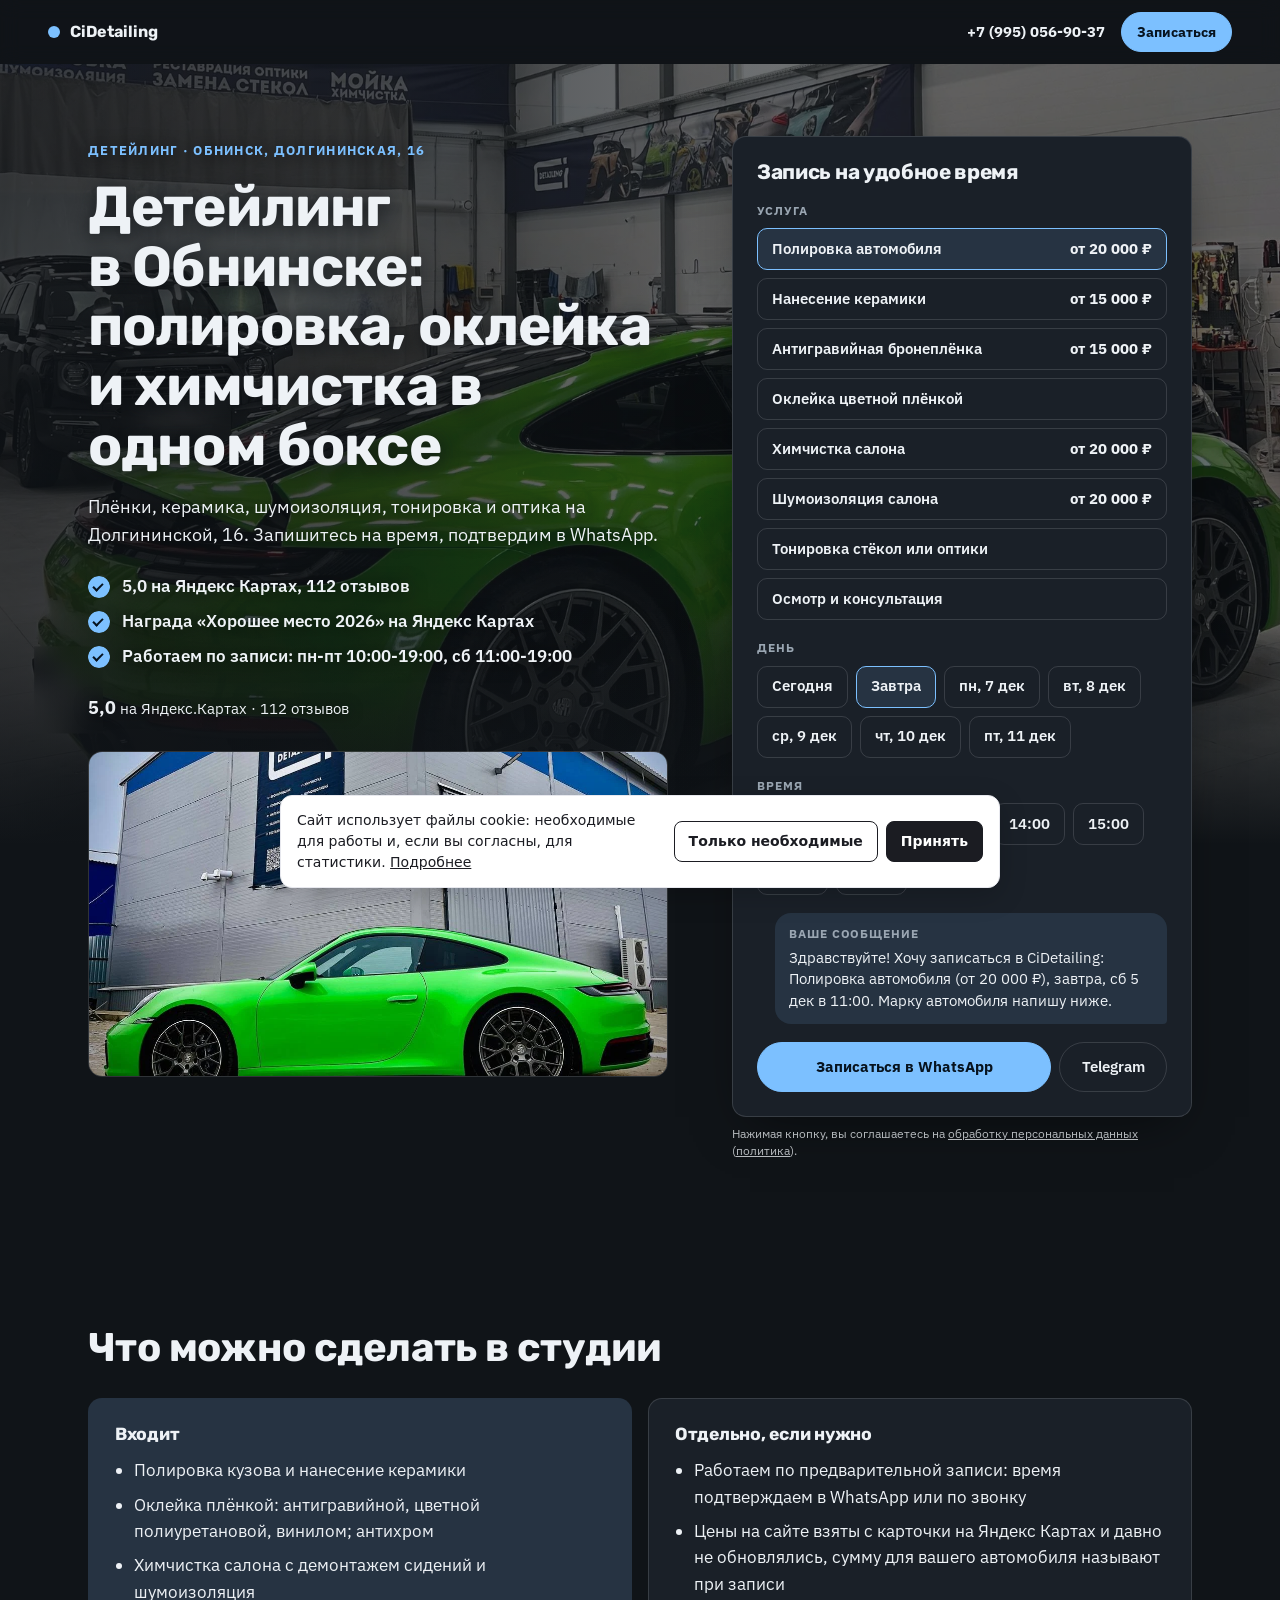
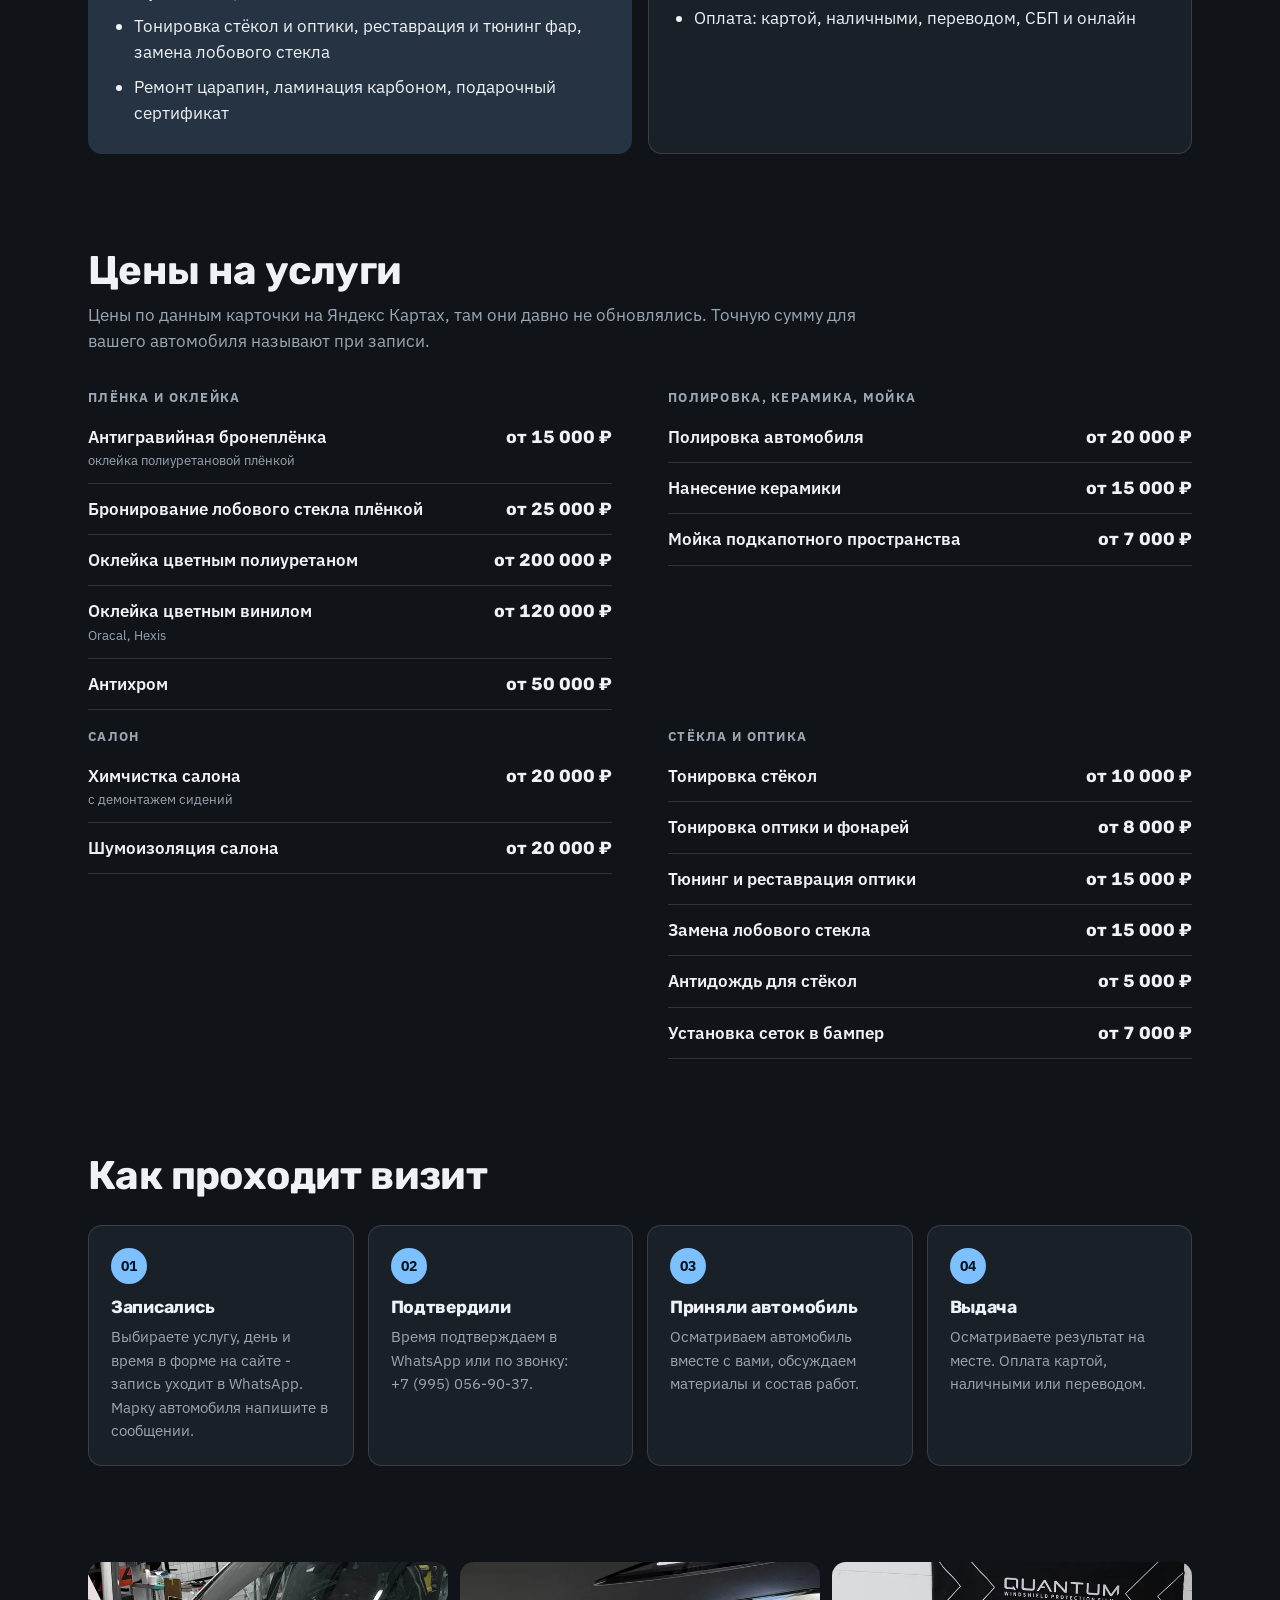
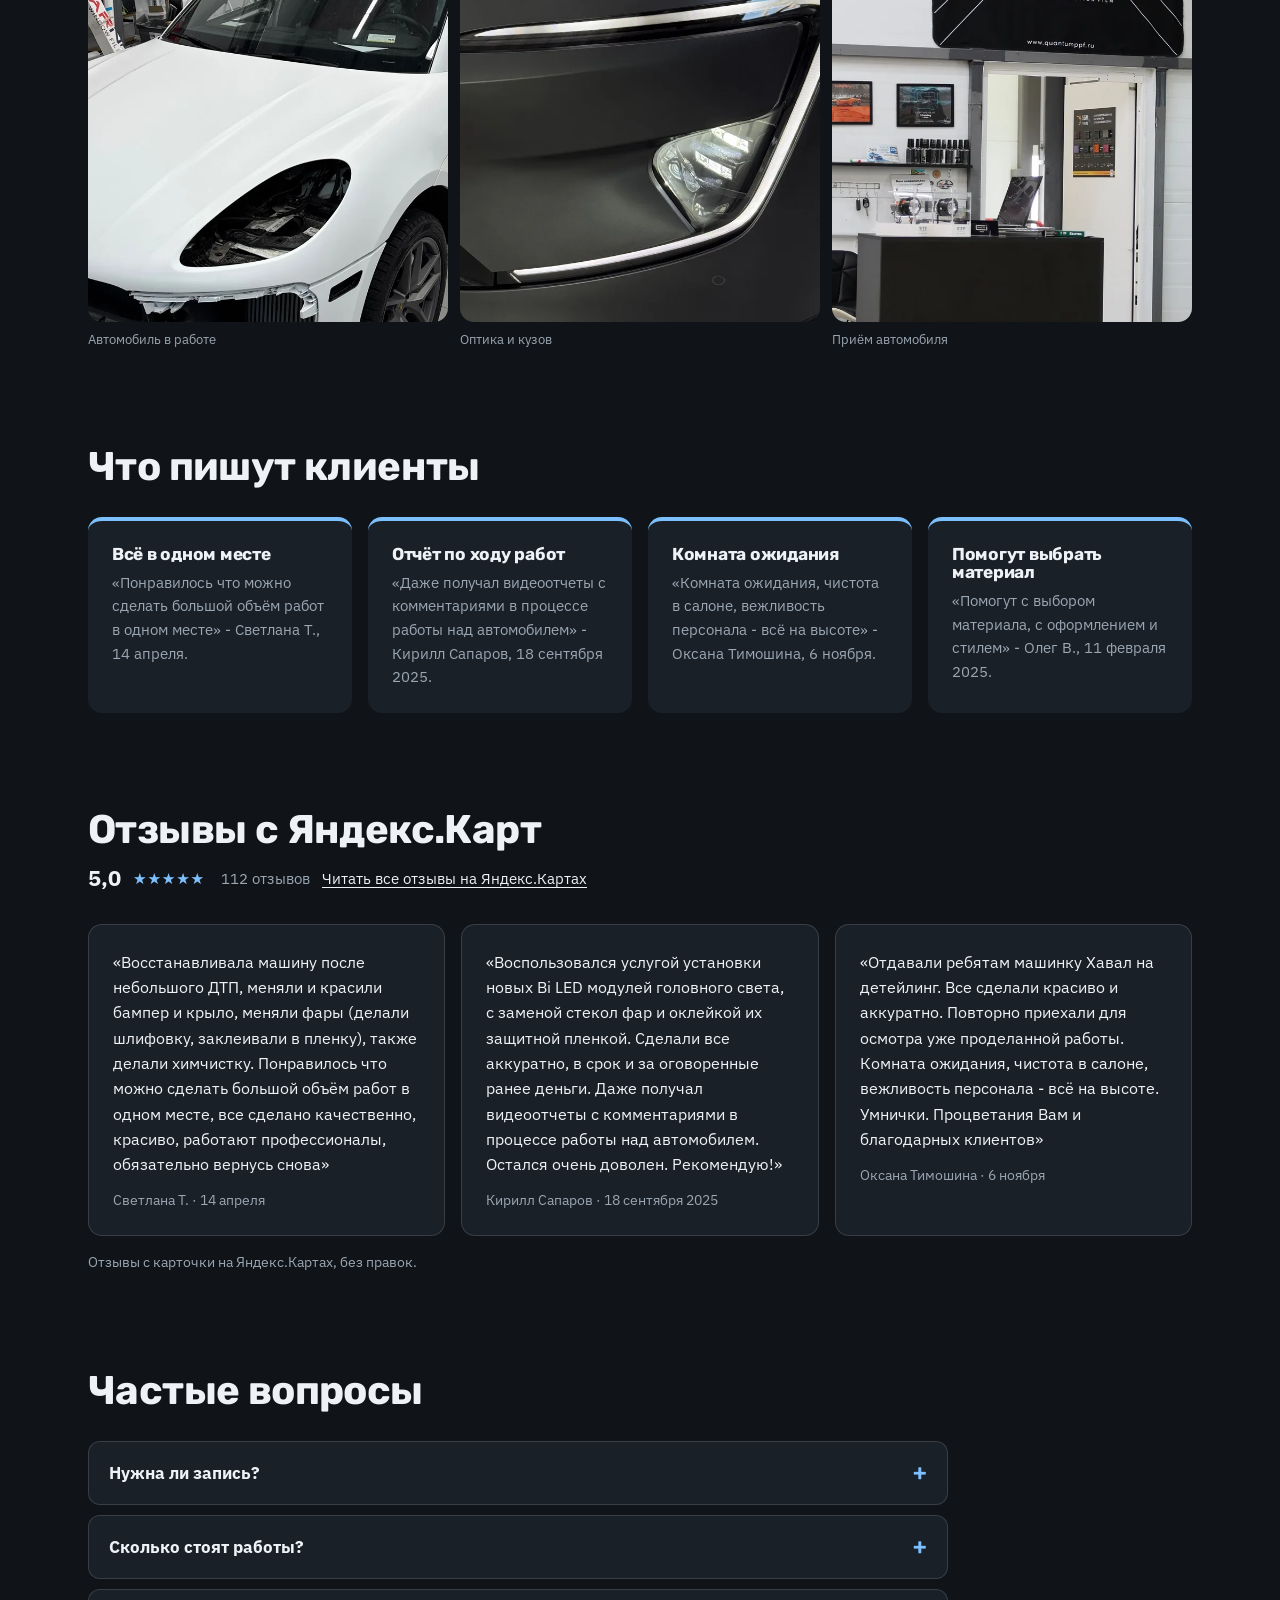
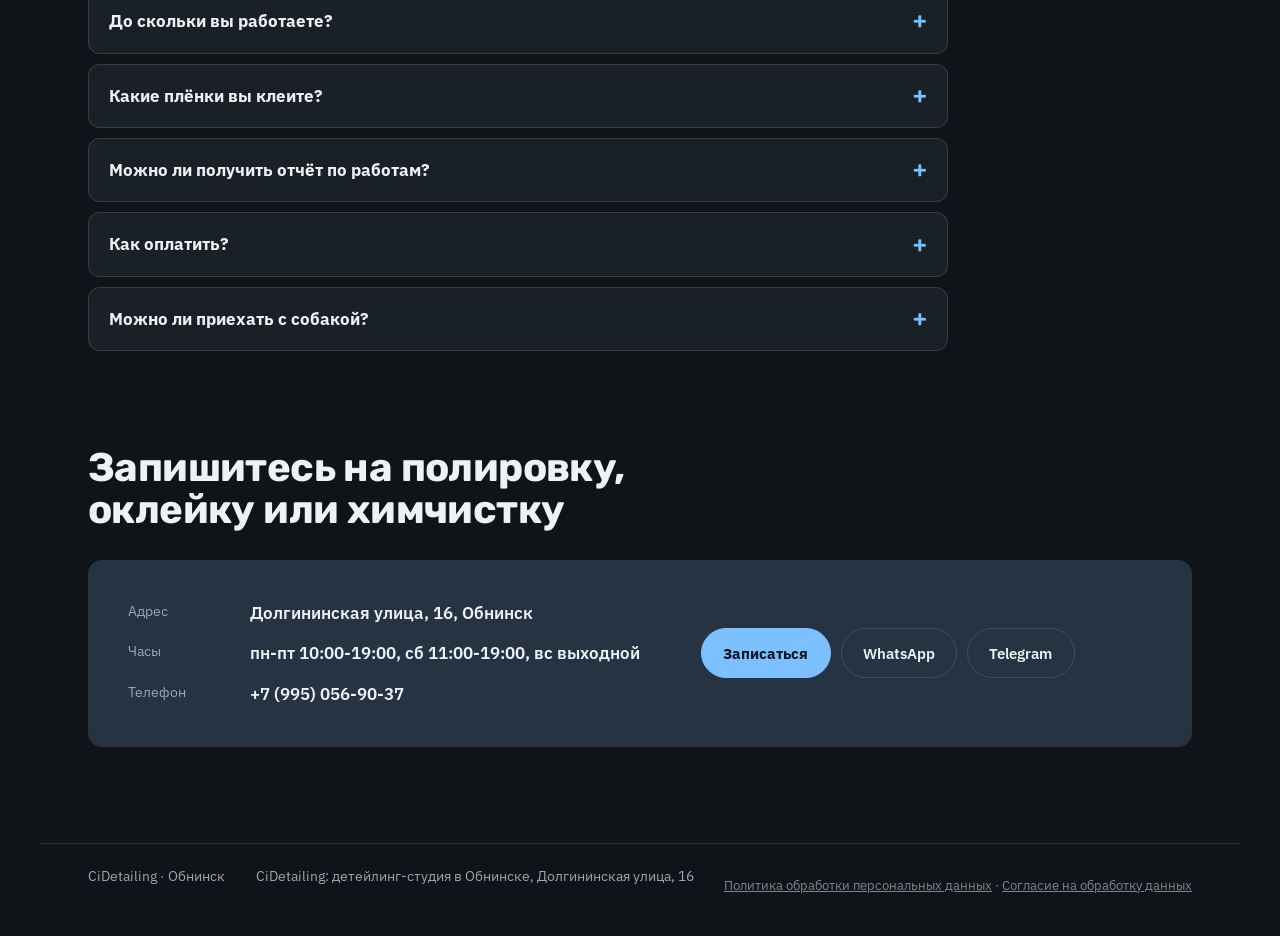
<file: index.html>
<!doctype html>
<html lang="ru">
<head>
<meta charset="utf-8">
<meta name="robots" content="noindex, nofollow" data-publish>
<meta name="viewport" content="width=device-width, initial-scale=1, viewport-fit=cover">
<title>CiDetailing · Детейлинг-студия</title>
<meta name="description" content="Детейлинг-студия в Обнинске, Долгининская улица, 16: полировка, керамика, оклейка плёнкой, химчистка салона, шумоизоляция, тонировка, оптика. 5,0 на Яндекс Картах, 112 отзывов. Запись по времени в WhatsApp или по телефону.">
<meta property="og:type" content="website">
<meta property="og:url" content="https://ajax55sv-cell.github.io/cidetailing-obninsk/">
<meta property="og:title" content="Детейлинг в Обнинске: полировка, оклейка и химчистка в одном боксе">
<meta property="og:description" content="Детейлинг-студия в Обнинске, Долгининская улица, 16: полировка, керамика, оклейка плёнкой, химчистка салона, шумоизоляция, тонировка, оптика. 5,0 на Яндекс Картах, 112 отзывов. Запись по времени в WhatsApp или по телефону.">
<meta property="og:image" content="https://ajax55sv-cell.github.io/cidetailing-obninsk/assets/og.jpg">
<link rel="preload" as="image" href="assets/hero.webp" fetchpriority="high">
<link rel="icon" href="data:image/svg+xml,%3Csvg xmlns=%27http://www.w3.org/2000/svg%27 viewBox=%270 0 32 32%27%3E%3Crect x=%276%27 y=%276%27 width=%2720%27 height=%2720%27 rx=%275%27 fill=%27%237cc0ff%27/%3E%3C/svg%3E">
<link rel="preconnect" href="https://fonts.googleapis.com">
<link rel="preconnect" href="https://fonts.gstatic.com" crossorigin>
<link href="https://fonts.googleapis.com/css2?family=Rubik:wght@600;700&family=IBM+Plex+Sans:wght@400;500;600&display=swap" rel="stylesheet">
<style>
:root { --c-canvas: #101418; --c-surface: #1a2028; --c-ink: #eef2f6; --c-ink-soft: #9aa6b2; --c-accent: #7cc0ff; --c-accent-ink: #07131f; --c-accent-deep: #7cc0ff; --f-display: "Rubik", "Arial", system-ui, sans-serif; --f-text: "IBM Plex Sans", "Segoe UI", system-ui, sans-serif; --h1k: 1; }
</style>
<link rel="stylesheet" href="style-prod.css">
<script type="application/ld+json">{"@context":"https://schema.org","@type":"AutoRepair","name":"CiDetailing","telephone":"+79950569037","openingHoursSpecification":[{"@type":"OpeningHoursSpecification","dayOfWeek":["Monday","Tuesday","Wednesday","Thursday","Friday"],"opens":"10:00","closes":"19:00"},{"@type":"OpeningHoursSpecification","dayOfWeek":"Saturday","opens":"11:00","closes":"19:00"}],"address":{"@type":"PostalAddress","streetAddress":"Долгининская улица, 16","addressLocality":"Обнинск","addressCountry":"RU"},"aggregateRating":{"@type":"AggregateRating","ratingValue":"5.0","ratingCount":"184","reviewCount":"112"},"sameAs":["https://yandex.ru/maps/org/cidetailing/33030828584/"]}</script>
<style>
/* legal-add */
.legal-links{margin-top:10px;font-size:13px;opacity:.8;hyphens:none}
.legal-links a{color:inherit}
.ckn{margin:8px 0 0;font-size:12px;line-height:1.45;opacity:.75;hyphens:none}
.ckn a{color:inherit;text-decoration:underline}
.ckb{position:fixed;left:12px;right:12px;bottom:12px;z-index:9999;max-width:720px;margin:0 auto;padding:14px 16px;background:#fff;color:#1b1c22;border:1px solid #e7e8ee;border-radius:12px;box-shadow:0 8px 28px rgba(0,0,0,.18);font:400 14px/1.5 system-ui,-apple-system,"Segoe UI",Arial,sans-serif;hyphens:none;display:flex;gap:12px;align-items:center;flex-wrap:wrap}
.ckb p{margin:0;flex:1 1 280px}
.ckb a{color:inherit;text-decoration:underline}
.ckb__b{display:flex;gap:8px;flex-wrap:wrap}
.ckb button{font:inherit;font-weight:600;padding:9px 14px;border-radius:8px;border:1px solid #1b1c22;background:#fff;color:#1b1c22;cursor:pointer}
.ckb button[data-v="all"]{background:#1b1c22;color:#fff}
</style>
</head>
<body class="s-prod" id="top" data-wa="79950569037" data-tg="+79950569037" data-max="">
<header class="s-bar" data-s-bar>
  <a class="s-bar__brand" href="#top"><i aria-hidden="true"></i>CiDetailing</a>
  <div class="s-bar__right">
    <a class="s-bar__tel" href="tel:+79950569037">+7 (995) 056-90-37</a>
    <a class="s-btn s-btn--sm" href="#widget">Записаться</a>
  </div>
</header>
<main>
  <section class="s-hero">
    <div class="s-hero__text">
      <p class="s-eyebrow">Детейлинг · Обнинск, Долгининская, 16</p>
      <h1>Детейлинг в Обнинске: полировка, оклейка и химчистка в одном боксе</h1>
      <p class="s-lead">Плёнки, керамика, шумоизоляция, тонировка и оптика на Долгининской, 16. Запишитесь на время, подтвердим в WhatsApp.</p>
      <ul class="s-ticks"><li>5,0 на Яндекс Картах, 112 отзывов</li><li>Награда «Хорошее место 2026» на Яндекс Картах</li><li>Работаем по записи: <span class="nw">пн-пт</span> 10:00-19:00, сб 11:00-19:00</li></ul>
      <p class="s-rating"><b>5,0</b> на Яндекс.Картах · 112 отзывов</p>
      <figure class="s-hero__photo"><img class="" src="assets/fasad.webp" alt="Фасад студии CiDetailing с вывеской и зелёным Porsche у входа" loading="lazy" decoding="async" style="object-position:50% 50%"></figure>
    </div>
    <div class="s-hero__widget" id="widget"><form class="s-widget" data-s-booking data-days="7" data-closed="0" data-slots="11:00,12:00,13:00,14:00,15:00,16:00,17:00" data-message="Здравствуйте! Хочу записаться в CiDetailing: {услуга}, {день} в {время}. Марку автомобиля напишу ниже." onsubmit="return false">
      <h2 class="s-widget__title">Запись на удобное время</h2>
      <fieldset><legend>Услуга</legend>
        <div class="s-chips s-chips--col"><label class="s-chip s-chip--row"><input type="radio" name="svc" value="0" data-name="Полировка автомобиля" data-price="20000" data-from="1" data-min="" checked><span>Полировка автомобиля</span><b>от 20 000 ₽</b></label><label class="s-chip s-chip--row"><input type="radio" name="svc" value="1" data-name="Нанесение керамики" data-price="15000" data-from="1" data-min=""><span>Нанесение керамики</span><b>от 15 000 ₽</b></label><label class="s-chip s-chip--row"><input type="radio" name="svc" value="2" data-name="Антигравийная бронеплёнка" data-price="15000" data-from="1" data-min=""><span>Антигравийная бронеплёнка</span><b>от 15 000 ₽</b></label><label class="s-chip s-chip--row"><input type="radio" name="svc" value="3" data-name="Оклейка цветной плёнкой" data-price="" data-from="" data-min=""><span>Оклейка цветной плёнкой</span><b></b></label><label class="s-chip s-chip--row"><input type="radio" name="svc" value="4" data-name="Химчистка салона" data-price="20000" data-from="1" data-min=""><span>Химчистка салона</span><b>от 20 000 ₽</b></label><label class="s-chip s-chip--row"><input type="radio" name="svc" value="5" data-name="Шумоизоляция салона" data-price="20000" data-from="1" data-min=""><span>Шумоизоляция салона</span><b>от 20 000 ₽</b></label><label class="s-chip s-chip--row"><input type="radio" name="svc" value="6" data-name="Тонировка стёкол или оптики" data-price="" data-from="" data-min=""><span>Тонировка стёкол или оптики</span><b></b></label><label class="s-chip s-chip--row"><input type="radio" name="svc" value="7" data-name="Осмотр и консультация" data-price="" data-from="" data-min=""><span>Осмотр и консультация</span><b></b></label></div>
      </fieldset>
      <fieldset><legend>День</legend><div class="s-chips" data-s-days></div></fieldset>
      <fieldset><legend>Время</legend><div class="s-chips" data-s-times></div></fieldset>
      <div class="s-bubble" aria-live="polite"><span class="s-bubble__label">Ваше сообщение</span><p data-s-bubble></p></div>
      <div class="s-send">
        <a class="s-btn s-btn--wide" data-s-msg="whatsapp" href="https://wa.me/79950569037" target="_blank" rel="noopener">Записаться в WhatsApp</a>
        <a class="s-btn s-btn--ghost" data-s-msg="telegram" href="#">Telegram</a>
      </div>
      <p class="s-send__note" data-s-copied hidden>Текст скопирован - вставьте его в чат.</p>
      
    </form><p class="ckn">Нажимая кнопку, вы соглашаетесь на <a href="soglasie.html">обработку персональных данных</a> (<a href="politika.html">политика</a>).</p></div>
    <figure class="s-hero__bg" aria-hidden="true"><img class="" src="assets/hero.webp" alt="Светлый бокс CiDetailing: зелёный Porsche 911, баннеры студии на стенах" decoding="async" style="object-position:50% 50%" fetchpriority="high"></figure>
  </section>

  <section class="s-section s-reveal">
    <header class="s-section__head"><h2>Что можно сделать в студии</h2></header>
    <div class="s-incl">
      <div><h3>Входит</h3><ul><li>Полировка кузова и нанесение керамики</li><li>Оклейка плёнкой: антигравийной, цветной полиуретановой, винилом; антихром</li><li>Химчистка салона с демонтажем сидений и шумоизоляция</li><li>Тонировка стёкол и оптики, реставрация и тюнинг фар, замена лобового стекла</li><li>Ремонт царапин, ламинация карбоном, подарочный сертификат</li></ul></div>
      <div><h3>Отдельно, если нужно</h3><ul><li>Работаем по предварительной записи: время подтверждаем в WhatsApp или по звонку</li><li>Цены на сайте взяты с карточки на Яндекс Картах и давно не обновлялись, сумму для вашего автомобиля называют при записи</li><li>Оплата: картой, наличными, переводом, СБП и онлайн</li></ul></div>
    </div>
  </section>

  <section class="s-section s-reveal" id="prices">
    <header class="s-section__head"><h2>Цены на услуги</h2><p>Цены по данным карточки на Яндекс Картах, там они давно не обновлялись. Точную сумму для вашего автомобиля называют при записи.</p></header>
    <div class="s-board"><div class="s-board__group">
      <h3 class="s-board__title">Плёнка и оклейка</h3>
      <ul class="s-board__list">
        <li class="s-board__row"><span class="s-board__name">Антигравийная бронеплёнка<em>оклейка полиуретановой плёнкой</em></span><span class="s-board__dots" aria-hidden="true"></span><span class="s-board__price">от 15 000 ₽</span></li>
        <li class="s-board__row"><span class="s-board__name">Бронирование лобового стекла плёнкой</span><span class="s-board__dots" aria-hidden="true"></span><span class="s-board__price">от 25 000 ₽</span></li>
        <li class="s-board__row"><span class="s-board__name">Оклейка цветным полиуретаном</span><span class="s-board__dots" aria-hidden="true"></span><span class="s-board__price">от 200 000 ₽</span></li>
        <li class="s-board__row"><span class="s-board__name">Оклейка цветным винилом<em>Oracal, Hexis</em></span><span class="s-board__dots" aria-hidden="true"></span><span class="s-board__price">от 120 000 ₽</span></li>
        <li class="s-board__row"><span class="s-board__name">Антихром</span><span class="s-board__dots" aria-hidden="true"></span><span class="s-board__price">от 50 000 ₽</span></li>
      </ul>
    </div>
<div class="s-board__group">
      <h3 class="s-board__title">Полировка, керамика, мойка</h3>
      <ul class="s-board__list">
        <li class="s-board__row"><span class="s-board__name">Полировка автомобиля</span><span class="s-board__dots" aria-hidden="true"></span><span class="s-board__price">от 20 000 ₽</span></li>
        <li class="s-board__row"><span class="s-board__name">Нанесение керамики</span><span class="s-board__dots" aria-hidden="true"></span><span class="s-board__price">от 15 000 ₽</span></li>
        <li class="s-board__row"><span class="s-board__name">Мойка подкапотного пространства</span><span class="s-board__dots" aria-hidden="true"></span><span class="s-board__price">от 7 000 ₽</span></li>
      </ul>
    </div>
<div class="s-board__group">
      <h3 class="s-board__title">Салон</h3>
      <ul class="s-board__list">
        <li class="s-board__row"><span class="s-board__name">Химчистка салона<em>с демонтажем сидений</em></span><span class="s-board__dots" aria-hidden="true"></span><span class="s-board__price">от 20 000 ₽</span></li>
        <li class="s-board__row"><span class="s-board__name">Шумоизоляция салона</span><span class="s-board__dots" aria-hidden="true"></span><span class="s-board__price">от 20 000 ₽</span></li>
      </ul>
    </div>
<div class="s-board__group">
      <h3 class="s-board__title">Стёкла и оптика</h3>
      <ul class="s-board__list">
        <li class="s-board__row"><span class="s-board__name">Тонировка стёкол</span><span class="s-board__dots" aria-hidden="true"></span><span class="s-board__price">от 10 000 ₽</span></li>
        <li class="s-board__row"><span class="s-board__name">Тонировка оптики и фонарей</span><span class="s-board__dots" aria-hidden="true"></span><span class="s-board__price">от 8 000 ₽</span></li>
        <li class="s-board__row"><span class="s-board__name">Тюнинг и реставрация оптики</span><span class="s-board__dots" aria-hidden="true"></span><span class="s-board__price">от 15 000 ₽</span></li>
        <li class="s-board__row"><span class="s-board__name">Замена лобового стекла</span><span class="s-board__dots" aria-hidden="true"></span><span class="s-board__price">от 15 000 ₽</span></li>
        <li class="s-board__row"><span class="s-board__name">Антидождь для стёкол</span><span class="s-board__dots" aria-hidden="true"></span><span class="s-board__price">от 5 000 ₽</span></li>
        <li class="s-board__row"><span class="s-board__name">Установка сеток в бампер</span><span class="s-board__dots" aria-hidden="true"></span><span class="s-board__price">от 7 000 ₽</span></li>
      </ul>
    </div></div>
    
  </section>

  <section class="s-section s-reveal">
    <header class="s-section__head"><h2>Как проходит визит</h2></header>
    <ol class="s-steps">
      <li class="s-steps__item"><span class="s-steps__n">01</span><h3>Записались</h3><p>Выбираете услугу, день и время в форме на сайте - запись уходит в WhatsApp. Марку автомобиля напишите в сообщении.</p></li>
      <li class="s-steps__item"><span class="s-steps__n">02</span><h3>Подтвердили</h3><p>Время подтверждаем в WhatsApp или по звонку: +7 (995) 056-90-37.</p></li>
      <li class="s-steps__item"><span class="s-steps__n">03</span><h3>Приняли автомобиль</h3><p>Осматриваем автомобиль вместе с вами, обсуждаем материалы и состав работ.</p></li>
      <li class="s-steps__item"><span class="s-steps__n">04</span><h3>Выдача</h3><p>Осматриваете результат на месте. Оплата картой, наличными или переводом.</p></li>
    </ol>
  </section>

  <section class="s-photos s-reveal" aria-label="Фото"><figure><img class="" src="assets/rabota.webp" alt="Белый матовый Porsche Macan в боксе CiDetailing во время работы" loading="lazy" decoding="async"><figcaption>Автомобиль в работе</figcaption></figure><figure><img class="" src="assets/optika.webp" alt="Фара матового серого автомобиля крупным планом" loading="lazy" decoding="async"><figcaption>Оптика и кузов</figcaption></figure><figure><img class="" src="assets/priem.webp" alt="Стойка приёма автомобилей в боксе CiDetailing, образцы материалов на стенде" loading="lazy" decoding="async"><figcaption>Приём автомобиля</figcaption></figure></section>

  <section class="s-section s-reveal">
    <header class="s-section__head"><h2>Что пишут клиенты</h2></header>
    <ul class="s-promises">
      <li><h3>Всё в одном месте</h3><p>«Понравилось что можно сделать большой объём работ в одном месте» - Светлана Т., 14 апреля.</p></li>
      <li><h3>Отчёт по ходу работ</h3><p>«Даже получал видеоотчеты с комментариями в процессе работы над автомобилем» - Кирилл Сапаров, 18 сентября 2025.</p></li>
      <li><h3>Комната ожидания</h3><p>«Комната ожидания, чистота в салоне, вежливость персонала - всё на высоте» - Оксана Тимошина, 6 ноября.</p></li>
      <li><h3>Помогут выбрать материал</h3><p>«Помогут с выбором материала, с оформлением и стилем» - Олег В., 11 февраля 2025.</p></li>
    </ul>
  </section>

  <section class="s-section s-reveal">
    <header class="s-section__head s-section__head--reviews"><h2>Отзывы с Яндекс.Карт</h2><p class="s-reviews__rating"><span class="s-reviews__num">5,0</span><span class="s-reviews__stars" style="--r: 5" aria-label="рейтинг 5,0 из 5"></span><span class="s-reviews__count">112 отзывов</span><a class="s-reviews__all" href="https://yandex.ru/maps/org/cidetailing/33030828584/" target="_blank" rel="noopener">Читать все отзывы на Яндекс.Картах</a></p></header>
    <ul class="s-reviews">
      <li><blockquote>«Восстанавливала машину после небольшого ДТП, меняли и красили бампер и крыло, меняли фары (делали шлифовку, заклеивали в пленку), также делали химчистку. Понравилось что можно сделать большой объём работ в одном месте, все сделано качественно, красиво, работают профессионалы, обязательно вернусь снова»</blockquote><p class="s-reviews__who">Светлана Т. · 14 апреля</p></li>
      <li><blockquote>«Воспользовался услугой установки новых Bi LED модулей головного света, с заменой стекол фар и оклейкой их защитной пленкой. Сделали все аккуратно, в срок и за оговоренные ранее деньги. Даже получал видеоотчеты с комментариями в процессе работы над автомобилем. Остался очень доволен. Рекомендую!»</blockquote><p class="s-reviews__who">Кирилл Сапаров · 18 сентября 2025</p></li>
      <li><blockquote>«Отдавали ребятам машинку Хавал на детейлинг. Все сделали красиво и аккуратно. Повторно приехали для осмотра уже проделанной работы. Комната ожидания, чистота в салоне, вежливость персонала - всё на высоте. Умнички. Процветания Вам и благодарных клиентов»</blockquote><p class="s-reviews__who">Оксана Тимошина · 6 ноября</p></li>
    </ul>
    <p class="s-note">Отзывы с карточки на Яндекс.Картах, без правок.</p>
  </section>

  <section class="s-section s-reveal">
    <header class="s-section__head"><h2>Частые вопросы</h2></header>
    <div class="s-faq"><details><summary>Нужна ли запись?</summary><p>Да. Клиенты пишут, что студия работает по предварительной записи: выберите день и время в форме на сайте или позвоните +7 (995) 056-90-37.</p></details><details><summary>Сколько стоят работы?</summary><p>В прайсе на сайте цены с карточки на Яндекс Картах, например нанесение керамики от 15 000 ₽, химчистка салона от 20 000 ₽. Карточка давно не обновлялась, точную сумму для вашего автомобиля называют при записи.</p></details><details><summary>До скольки вы работаете?</summary><p><span class="nw">Понедельник-пятница</span> 10:00-19:00, суббота 11:00-19:00, воскресенье выходной. Адрес: Долгининская улица, 16.</p></details><details><summary>Какие плёнки вы клеите?</summary><p>В прайсе: антигравийная бронеплёнка, цветной полиуретан, цветной винил Oracal и Hexis, антихром, бронирование лобового стекла и оптики. Подбор материала обсуждают при записи.</p></details><details><summary>Можно ли получить отчёт по работам?</summary><p>Клиенты пишут про фото- и видеоотчёты по ходу работ, а в описании шумоизоляции на карточке указан <span class="nw">фото-видеоотчёт</span>. Уточните при записи, какой отчёт вам нужен.</p></details><details><summary>Как оплатить?</summary><p>Картой, наличными, электронными деньгами, банковским переводом, через СБП или онлайн. На карточке есть подарочный сертификат.</p></details><details><summary>Можно ли приехать с собакой?</summary><p>На карточке указано, что посещение с животными разрешено.</p></details></div>
  </section>

  <section class="s-section s-final s-reveal" id="contacts">
    <header class="s-section__head"><h2>Запишитесь на полировку, оклейку или химчистку</h2></header>
    <div class="s-contacts">
      <dl>
        <div><dt>Адрес</dt><dd>Долгининская улица, 16, Обнинск</dd></div>
        <div><dt>Часы</dt><dd><span class="nw">пн-пт</span> 10:00-19:00, сб 11:00-19:00, вс выходной</dd></div>
        <div><dt>Телефон</dt><dd><a href="tel:+79950569037">+7 (995) 056-90-37</a></dd></div>
      </dl>
      <div class="s-contacts__actions">
        <a class="s-btn" href="#widget">Записаться</a>
        <a class="s-btn s-btn--ghost" data-s-msg="whatsapp" href="https://wa.me/79950569037" target="_blank" rel="noopener">WhatsApp</a>
        <a class="s-btn s-btn--ghost" data-s-msg="telegram" href="#">Telegram</a>
      </div>
    </div>
  </section>
</main>
<footer class="s-foot"><p>CiDetailing · Обнинск</p><p>CiDetailing: <span class="nw">детейлинг-студия</span> в Обнинске, Долгининская улица, 16</p><p class="legal-links"><a href="politika.html">Политика обработки персональных данных</a> · <a href="soglasie.html">Согласие на обработку данных</a></p></footer>
<nav class="s-dock" aria-label="Быстрая связь"><a class="s-btn" href="#widget">Записаться</a><a class="s-btn s-btn--ghost" href="tel:+79950569037">Позвонить</a></nav>
<script src="style.js" defer></script>
<script>
(function(){var K='cookie-choice';try{if(localStorage.getItem(K))return}catch(e){}
var b=document.createElement('div');b.className='ckb';b.setAttribute('role','dialog');b.setAttribute('aria-label','Файлы cookie');
b.innerHTML='<p>Сайт использует файлы cookie: необходимые для работы и, если вы согласны, для статистики. <a href="politika.html">Подробнее</a></p><div class="ckb__b"><button type="button" data-v="necessary">Только необходимые</button><button type="button" data-v="all">Принять</button></div>';
b.addEventListener('click',function(e){var v=e.target.getAttribute&&e.target.getAttribute('data-v');if(!v)return;try{localStorage.setItem(K,v)}catch(x){}try{document.dispatchEvent(new CustomEvent('cookie-choice',{detail:v}))}catch(x){}b.remove()});
document.body.appendChild(b)})();
</script>
<!-- legal-add -->
</body>
</html>
</file>
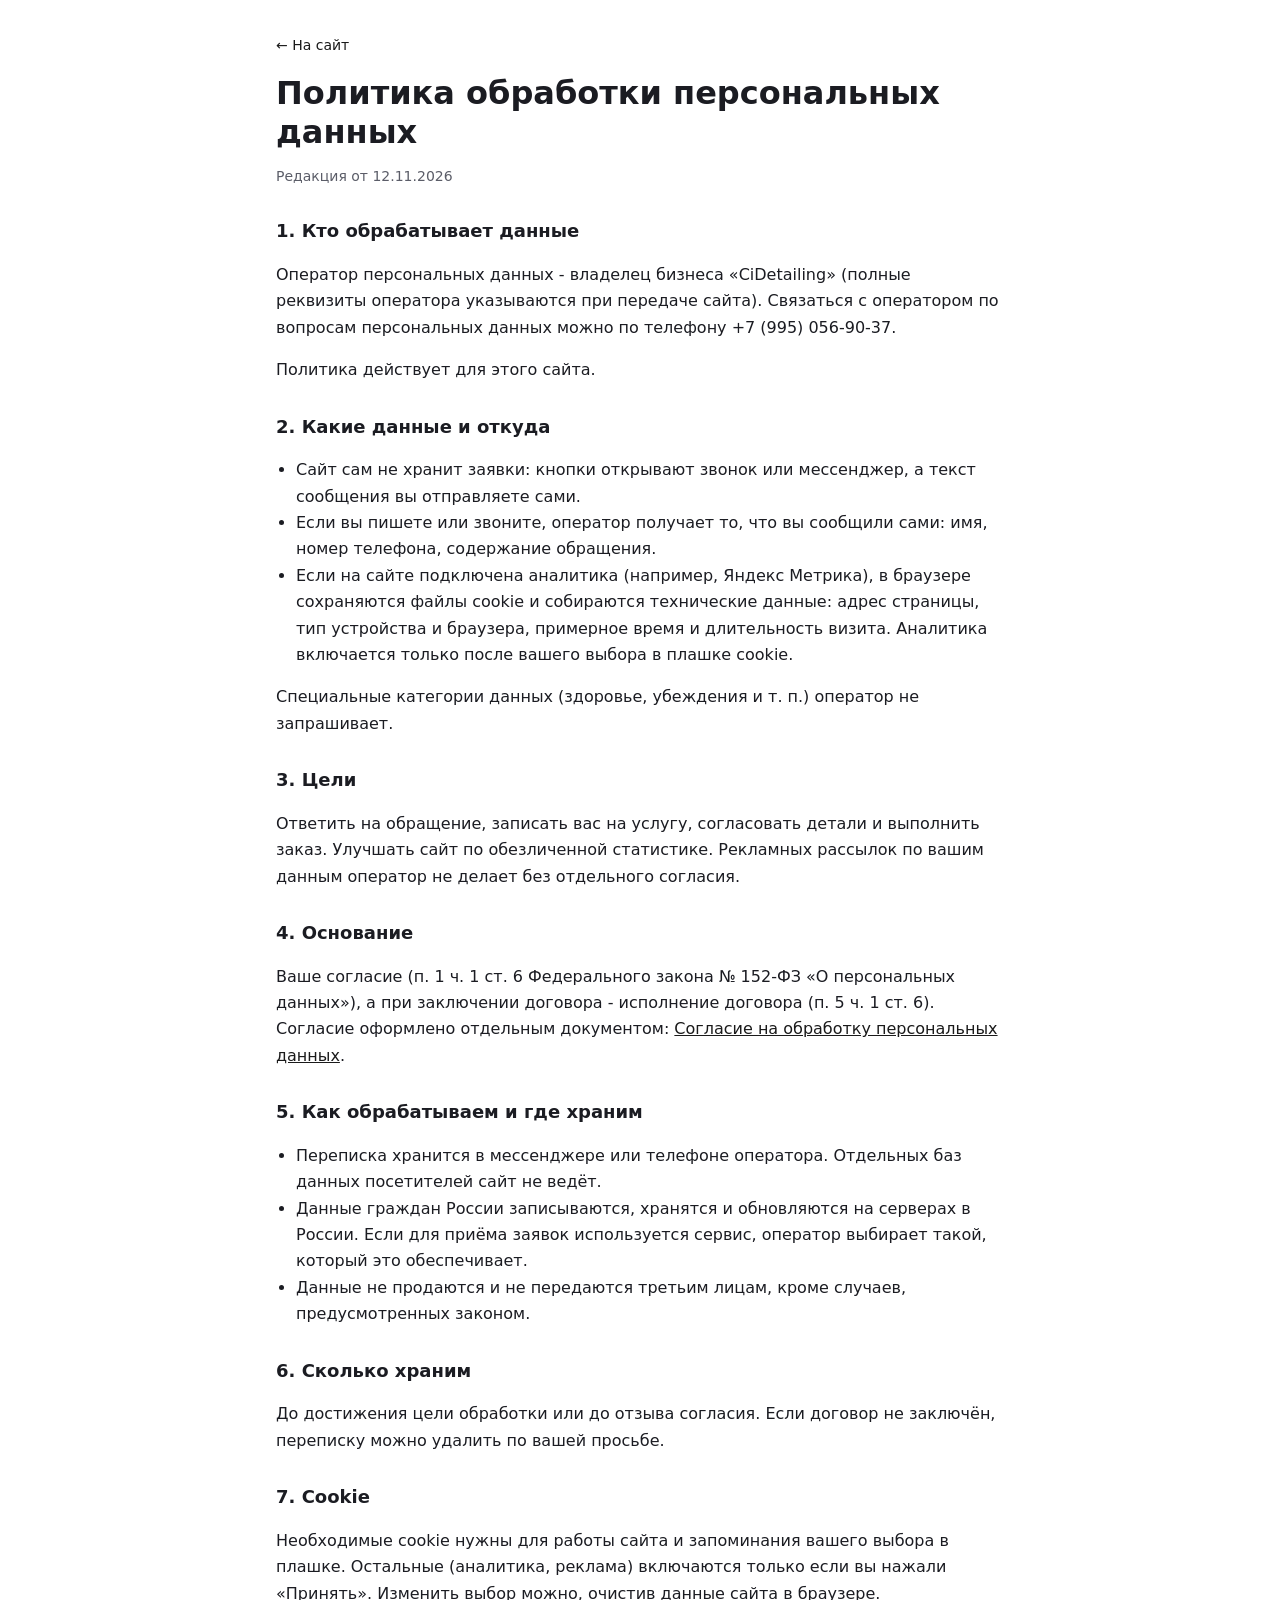
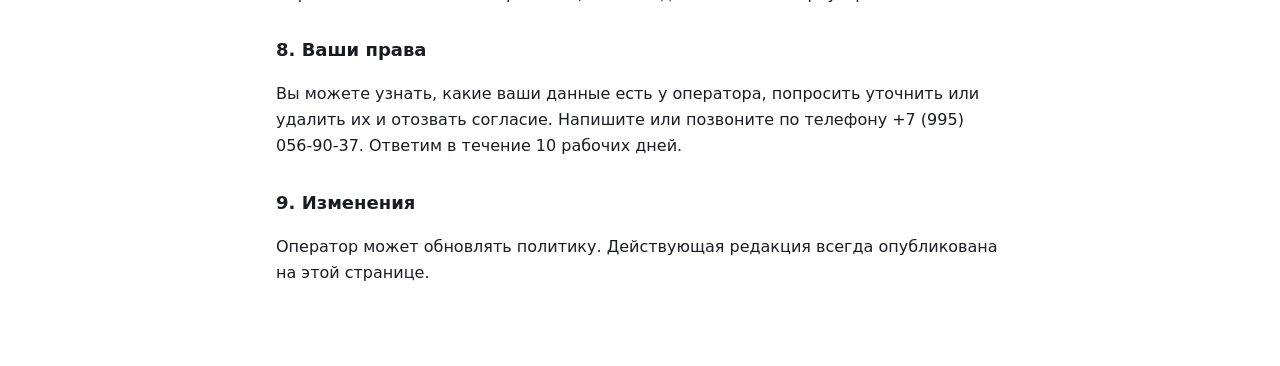
<file: politika.html>
<!doctype html>
<html lang="ru">
<head>
<meta charset="utf-8">
<meta name="viewport" content="width=device-width, initial-scale=1">
<title>Политика обработки персональных данных - CiDetailing</title>
<style>:root{--accent:#1a1a1a;--ink:#1b1c22;--ink-2:#5b5d68;--line:#e7e8ee}
*{box-sizing:border-box}
html,body,h1,h2,p,li{hyphens:none;-webkit-hyphens:none}
body{margin:0;background:#fff;color:var(--ink);font:400 16px/1.65 system-ui,-apple-system,"Segoe UI",Arial,sans-serif}
main{max-width:760px;margin:0 auto;padding:32px 16px 64px}
a{color:var(--accent)}
h1{font-size:clamp(24px,4vw,32px);line-height:1.2;margin:16px 0 6px}
h2{font-size:18px;margin:28px 0 8px}
.muted{color:var(--ink-2);font-size:14px}
.back{font-size:14px;text-decoration:none}
ul{padding-left:20px}</style>
</head>
<body>
<main>
<a class="back" href="./">← На сайт</a>
<h1>Политика обработки персональных данных</h1>
<p class="muted">Редакция от 12.11.2026</p>

<h2>1. Кто обрабатывает данные</h2>
<p>Оператор персональных данных - владелец бизнеса «CiDetailing» (полные реквизиты оператора указываются при передаче сайта). Связаться с оператором по вопросам персональных данных можно по телефону +7 (995) 056-90-37.</p>
<p>Политика действует для этого сайта.</p>

<h2>2. Какие данные и откуда</h2>
<ul>
<li>Сайт сам не хранит заявки: кнопки открывают звонок или мессенджер, а текст сообщения вы отправляете сами.</li>
<li>Если вы пишете или звоните, оператор получает то, что вы сообщили сами: имя, номер телефона, содержание обращения.</li>
<li>Если на сайте подключена аналитика (например, Яндекс Метрика), в браузере сохраняются файлы cookie и собираются технические данные: адрес страницы, тип устройства и браузера, примерное время и длительность визита. Аналитика включается только после вашего выбора в плашке cookie.</li>
</ul>
<p>Специальные категории данных (здоровье, убеждения и т. п.) оператор не запрашивает.</p>

<h2>3. Цели</h2>
<p>Ответить на обращение, записать вас на услугу, согласовать детали и выполнить заказ. Улучшать сайт по обезличенной статистике. Рекламных рассылок по вашим данным оператор не делает без отдельного согласия.</p>

<h2>4. Основание</h2>
<p>Ваше согласие (п. 1 ч. 1 ст. 6 Федерального закона № 152-ФЗ «О персональных данных»), а при заключении договора - исполнение договора (п. 5 ч. 1 ст. 6). Согласие оформлено отдельным документом: <a href="soglasie.html">Согласие на обработку персональных данных</a>.</p>

<h2>5. Как обрабатываем и где храним</h2>
<ul>
<li>Переписка хранится в мессенджере или телефоне оператора. Отдельных баз данных посетителей сайт не ведёт.</li>
<li>Данные граждан России записываются, хранятся и обновляются на серверах в России. Если для приёма заявок используется сервис, оператор выбирает такой, который это обеспечивает.</li>
<li>Данные не продаются и не передаются третьим лицам, кроме случаев, предусмотренных законом.</li>
</ul>

<h2>6. Сколько храним</h2>
<p>До достижения цели обработки или до отзыва согласия. Если договор не заключён, переписку можно удалить по вашей просьбе.</p>

<h2>7. Cookie</h2>
<p>Необходимые cookie нужны для работы сайта и запоминания вашего выбора в плашке. Остальные (аналитика, реклама) включаются только если вы нажали «Принять». Изменить выбор можно, очистив данные сайта в браузере.</p>

<h2>8. Ваши права</h2>
<p>Вы можете узнать, какие ваши данные есть у оператора, попросить уточнить или удалить их и отозвать согласие. Напишите или позвоните по телефону +7 (995) 056-90-37. Ответим в течение 10 рабочих дней.</p>

<h2>9. Изменения</h2>
<p>Оператор может обновлять политику. Действующая редакция всегда опубликована на этой странице.</p>

</main>
</body>
</html>
</file>
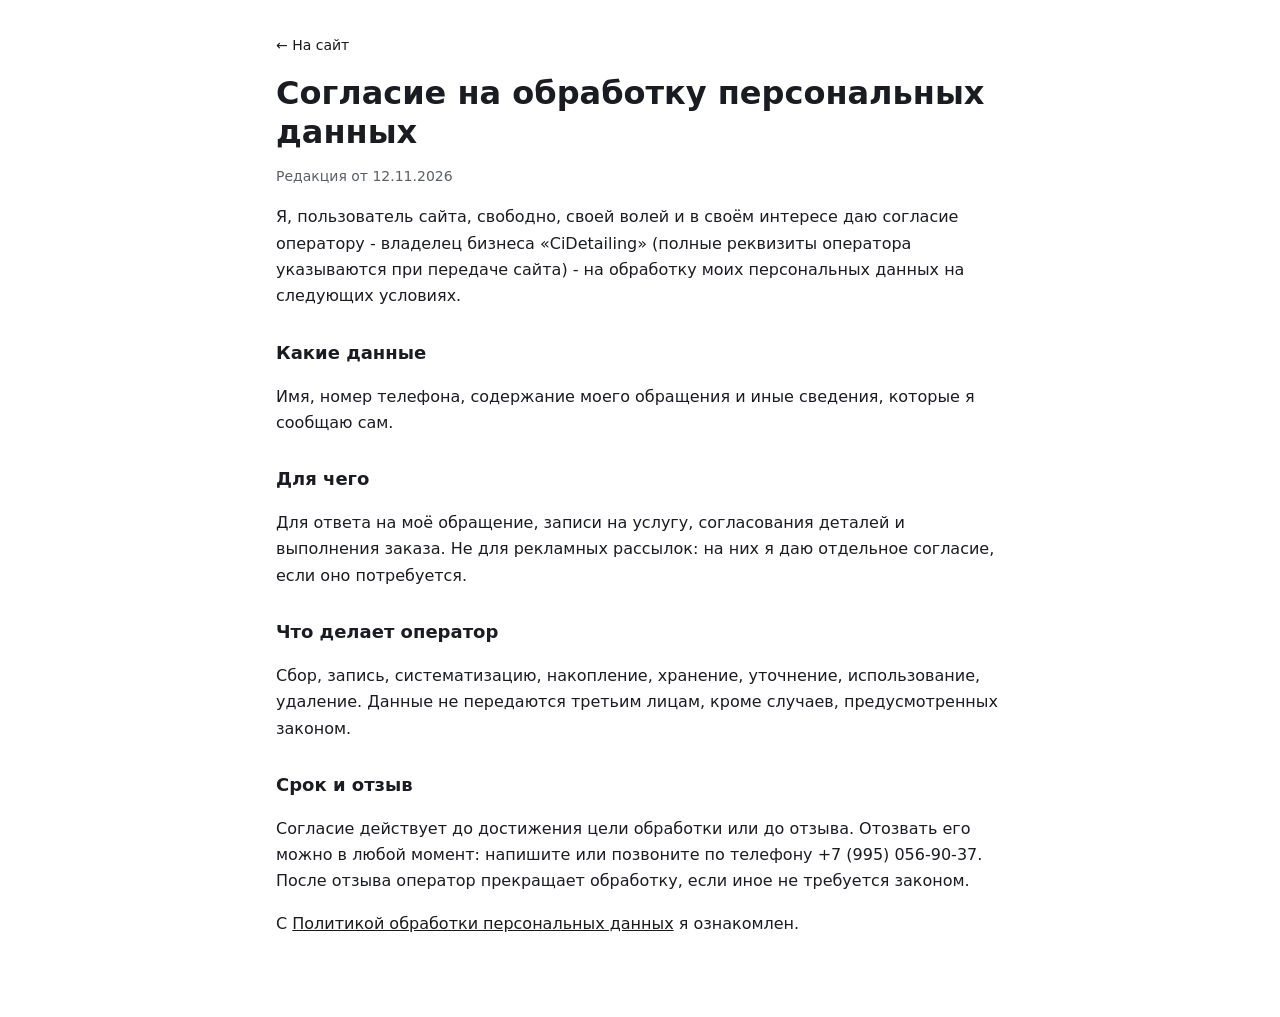
<file: soglasie.html>
<!doctype html>
<html lang="ru">
<head>
<meta charset="utf-8">
<meta name="viewport" content="width=device-width, initial-scale=1">
<title>Согласие на обработку персональных данных - CiDetailing</title>
<style>:root{--accent:#1a1a1a;--ink:#1b1c22;--ink-2:#5b5d68;--line:#e7e8ee}
*{box-sizing:border-box}
html,body,h1,h2,p,li{hyphens:none;-webkit-hyphens:none}
body{margin:0;background:#fff;color:var(--ink);font:400 16px/1.65 system-ui,-apple-system,"Segoe UI",Arial,sans-serif}
main{max-width:760px;margin:0 auto;padding:32px 16px 64px}
a{color:var(--accent)}
h1{font-size:clamp(24px,4vw,32px);line-height:1.2;margin:16px 0 6px}
h2{font-size:18px;margin:28px 0 8px}
.muted{color:var(--ink-2);font-size:14px}
.back{font-size:14px;text-decoration:none}
ul{padding-left:20px}</style>
</head>
<body>
<main>
<a class="back" href="./">← На сайт</a>
<h1>Согласие на обработку персональных данных</h1>
<p class="muted">Редакция от 12.11.2026</p>

<p>Я, пользователь сайта, свободно, своей волей и в своём интересе даю согласие оператору - владелец бизнеса «CiDetailing» (полные реквизиты оператора указываются при передаче сайта) - на обработку моих персональных данных на следующих условиях.</p>

<h2>Какие данные</h2>
<p>Имя, номер телефона, содержание моего обращения и иные сведения, которые я сообщаю сам.</p>

<h2>Для чего</h2>
<p>Для ответа на моё обращение, записи на услугу, согласования деталей и выполнения заказа. Не для рекламных рассылок: на них я даю отдельное согласие, если оно потребуется.</p>

<h2>Что делает оператор</h2>
<p>Сбор, запись, систематизацию, накопление, хранение, уточнение, использование, удаление. Данные не передаются третьим лицам, кроме случаев, предусмотренных законом.</p>

<h2>Срок и отзыв</h2>
<p>Согласие действует до достижения цели обработки или до отзыва. Отозвать его можно в любой момент: напишите или позвоните по телефону +7 (995) 056-90-37. После отзыва оператор прекращает обработку, если иное не требуется законом.</p>

<p>С <a href="politika.html">Политикой обработки персональных данных</a> я ознакомлен.</p>

</main>
</body>
</html>
</file>
<file: style-prod.css>
/* Стиль «Продающий»: лендинг под заявки. Главная деталь – калькулятор или онлайн-запись на первом экране
   и живое «сообщение-превью», которое уходит владельцу в мессенджер. Цвета и шрифты – из палитры ниши. */
*, *::before, *::after { box-sizing: border-box; }
:root {
  --hair: color-mix(in srgb, var(--c-ink) 14%, transparent);
  --tint: color-mix(in srgb, var(--c-accent) 12%, var(--c-surface));
  --wrap: 1200px; --gut: clamp(16px, 4vw, 48px);
  --r: 14px;
  --shadow: 0 18px 50px -18px color-mix(in srgb, #000 55%, transparent);
}
html { scroll-behavior: smooth; -webkit-text-size-adjust: 100%; overflow-x: clip; }
body { margin: 0; background: var(--c-canvas); color: var(--c-ink); font: 400 17px/1.55 var(--f-text); -webkit-font-smoothing: antialiased; }
img { display: block; max-width: 100%; }
a { color: inherit; }
h1, h2, h3 { font-family: var(--f-display); font-weight: 700; line-height: 1.06; margin: 0; letter-spacing: -.015em; text-wrap: balance; }
p { margin: 0; }
fieldset { border: 0; margin: 0; padding: 0; min-width: 0; }
:focus-visible { outline: 2px solid var(--c-accent); outline-offset: 3px; border-radius: 4px; }

.s-btn { display: inline-flex; align-items: center; justify-content: center; min-height: 50px; padding: 0 1.4em; border-radius: 999px;
  background: var(--c-accent); color: var(--c-accent-ink); font: 700 .95rem/1.1 var(--f-text); text-decoration: none; border: 1px solid var(--c-accent);
  text-align: center; transition: filter .2s ease, transform .2s ease; cursor: pointer; }
.s-btn:hover { filter: brightness(1.07); }
.s-btn:active { transform: translateY(1px); }
.s-btn--sm { min-height: 40px; padding: 0 1.1em; font-size: .85rem; }
.s-btn--ghost { background: transparent; color: var(--c-ink); border-color: var(--hair); font-weight: 600; }
.s-btn--wide { flex: 1; }

/* шапка */
.s-bar { position: sticky; top: 0; z-index: 30; display: flex; align-items: center; justify-content: space-between; gap: 16px;
  padding: 10px var(--gut); background: color-mix(in srgb, var(--c-canvas) 88%, transparent); -webkit-backdrop-filter: blur(10px); backdrop-filter: blur(10px); }
.s-bar.is-scrolled { box-shadow: 0 1px 0 var(--hair); }
.s-bar__brand { font: 700 1rem/1 var(--f-display); text-decoration: none; display: inline-flex; align-items: center; gap: .6em; min-height: 44px; white-space: nowrap; min-width: 0; }
.s-bar__brand i { width: .75em; height: .75em; border-radius: 50%; background: var(--c-accent); }
.s-bar__right { display: flex; align-items: center; gap: 16px; }
.s-bar__tel { text-decoration: none; font-weight: 700; font-size: .95rem; font-variant-numeric: tabular-nums; }

main { max-width: var(--wrap); margin: 0 auto; padding: 0 var(--gut); }

/* первый экран: текст слева, виджет справа, фото ниши – приглушённым фоном */
.s-hero { position: relative; display: grid; grid-template-columns: minmax(0, 1fr) minmax(0, 460px); gap: clamp(28px, 5vw, 64px); align-items: start;
  padding: clamp(32px, 6vw, 72px) 0 clamp(40px, 6vw, 72px); isolation: isolate; }
.s-hero__bg { position: absolute; z-index: -1; margin: 0; top: 0; left: calc(50% - 50vw); width: 100vw; height: min(78%, 620px); overflow: hidden; }
.s-hero__bg img { width: 100%; height: 100%; object-fit: cover; opacity: .3; filter: saturate(.85); }
.s-hero__bg::after { content: ""; position: absolute; inset: 0; background: linear-gradient(180deg, color-mix(in srgb, var(--c-canvas) 40%, transparent), var(--c-canvas) 96%); }
/* фото бизнеса крупно в левой колонке: владелец узнаёт своё место с первого экрана */
.s-hero__photo { margin: 30px 0 0; }
.s-hero__photo img { width: 100%; aspect-ratio: 16 / 9; object-fit: cover; border-radius: var(--r); border: 1px solid var(--hair); }
.s-hero__photo figcaption { margin-top: 8px; font-size: .84rem; color: var(--c-ink-soft); }
.s-eyebrow { display: inline-block; font-size: .8rem; font-weight: 700; letter-spacing: .1em; text-transform: uppercase; color: var(--c-accent-deep, var(--c-accent)); margin-bottom: 16px; }
.s-hero h1 { font-size: calc(clamp(2.1rem, 4.4vw, 3.7rem) * var(--h1k, 1)); overflow-wrap: normal; hyphens: none; }
.s-lead { margin-top: 18px; font-size: 1.12rem; color: var(--c-ink-soft); max-width: 32em; }
.s-ticks { list-style: none; margin: 26px 0 0; padding: 0; display: grid; gap: 12px; }
.s-ticks li { position: relative; padding-left: 34px; font-weight: 600; line-height: 1.35; }
.s-ticks li::before { content: ""; position: absolute; left: 0; top: .1em; width: 22px; height: 22px; border-radius: 50%; background: var(--c-accent);
  -webkit-mask: radial-gradient(circle, #000 0 100%); }
.s-ticks li::after { content: ""; position: absolute; left: 7px; top: calc(.1em + 5px); width: 6px; height: 10px; border: solid var(--c-accent-ink); border-width: 0 2px 2px 0; transform: rotate(45deg); }
.s-rating { margin-top: 26px; font-size: .92rem; color: var(--c-ink-soft); }
.s-rating b { color: var(--c-ink); font-size: 1.1rem; }

/* виджет */
.s-hero__widget { position: sticky; top: 76px; }
.s-widget { background: var(--c-surface); border-radius: var(--r); padding: 24px; box-shadow: var(--shadow); display: grid; gap: 18px; border: 1px solid var(--hair); }
.s-widget__title { font-size: 1.3rem; }
.s-widget legend, .s-range label { font-size: .78rem; font-weight: 700; letter-spacing: .08em; text-transform: uppercase; color: var(--c-ink-soft); margin-bottom: 8px; padding: 0; }
.s-chips { display: flex; flex-wrap: wrap; gap: 8px; }
.s-chips--col { flex-direction: column; flex-wrap: nowrap; }
.s-chip { position: relative; display: inline-flex; align-items: center; gap: 10px; min-height: 42px; padding: 8px 14px; border-radius: 10px; border: 1px solid var(--hair);
  cursor: pointer; font-size: .92rem; font-weight: 600; transition: border-color .15s ease, background-color .15s ease; }
.s-chip--row { justify-content: space-between; }
.s-chip--row b { font-weight: 700; white-space: nowrap; font-variant-numeric: tabular-nums; }
.s-chip--row b small { font-weight: 500; color: var(--c-ink-soft); }
.s-chip__p { font-weight: 500; font-size: .8rem; color: var(--c-ink-soft); white-space: nowrap; }
.s-chip input { position: absolute; opacity: 0; pointer-events: none; }
.s-chip:has(input:checked) { border-color: var(--c-accent); background: var(--tint); }
.s-chip:has(input:focus-visible) { outline: 2px solid var(--c-accent); outline-offset: 2px; }
.s-chip[aria-disabled="true"] { opacity: .4; cursor: default; }
.s-check { display: flex; align-items: center; gap: 10px; font-weight: 600; font-size: .92rem; cursor: pointer; }
.s-check input { width: 20px; height: 20px; accent-color: var(--c-accent); }
.s-check b { margin-left: auto; font-variant-numeric: tabular-nums; }
.s-range { display: grid; gap: 6px; }
.s-range label { display: flex; justify-content: space-between; margin: 0; }
.s-range label b { color: var(--c-ink); font-size: 1rem; font-weight: 700; letter-spacing: 0; text-transform: none; font-variant-numeric: tabular-nums; }
.s-range input { width: 100%; accent-color: var(--c-accent); height: 28px; }
.s-total { display: flex; align-items: baseline; justify-content: space-between; gap: 12px; padding-top: 14px; border-top: 1px solid var(--hair); }
.s-total span { color: var(--c-ink-soft); font-weight: 600; }
.s-total b { font: 700 1.9rem/1 var(--f-display); font-variant-numeric: tabular-nums; color: var(--c-accent); }

/* сообщение-превью: пузырь чата */
.s-bubble { position: relative; background: var(--tint); border-radius: 16px 16px 4px 16px; padding: 12px 14px; margin-left: 18px; }
.s-bubble__label { display: block; font-size: .72rem; font-weight: 700; letter-spacing: .08em; text-transform: uppercase; color: var(--c-ink-soft); margin-bottom: 4px; }
.s-bubble p { font-size: .93rem; line-height: 1.45; }
.s-send { display: flex; gap: 8px; }
.s-send__note { font-size: .82rem; color: var(--c-accent-deep, var(--c-accent)); }
.s-demo { font-size: .78rem; color: var(--c-ink-soft); }

/* секции */
.s-section { padding: clamp(56px, 8vw, 96px) 0 0; }
.s-section__head { display: grid; gap: 10px; margin-bottom: 28px; max-width: 46em; }
.s-section__head h2 { font-size: clamp(1.7rem, 3.2vw, 2.5rem); }
.s-section__head p { color: var(--c-ink-soft); }
.s-note { margin-top: 16px; font-size: .88rem; color: var(--c-ink-soft); max-width: 52em; }

.s-incl { display: grid; grid-template-columns: 1fr 1fr; gap: 16px; }
.s-incl > div { background: var(--c-surface); border-radius: var(--r); padding: 26px; border: 1px solid var(--hair); }
.s-incl > div:first-child { background: var(--tint); border-color: transparent; }
.s-incl h3 { font-size: 1.1rem; margin-bottom: 14px; }
.s-incl ul { margin: 0; padding-left: 1.1em; display: grid; gap: 8px; }

.s-board { display: grid; grid-template-columns: repeat(auto-fit, minmax(min(100%, 420px), 1fr)); gap: 12px 56px; }
.s-board__title { font: 700 .8rem var(--f-text); letter-spacing: .1em; text-transform: uppercase; color: var(--c-ink-soft); margin: 6px 0; }
.s-board__list { list-style: none; margin: 0; padding: 0; }
.s-board__row { display: flex; align-items: baseline; gap: 10px; padding: 12px 0; border-bottom: 1px solid var(--hair); }
.s-board__name { font-weight: 600; }
.s-board__name em { display: block; font-style: normal; font-size: .84rem; color: var(--c-ink-soft); font-weight: 400; }
.s-board__dots { flex: 1; }
.s-board__price { font: 700 1.1rem/1 var(--f-display); font-variant-numeric: tabular-nums; white-space: nowrap; }
.s-board__price small { font: 500 .78rem var(--f-text); color: var(--c-ink-soft); }

.s-steps { list-style: none; margin: 0; padding: 0; display: grid; grid-template-columns: repeat(auto-fit, minmax(min(100%, 170px), 1fr)); gap: 14px; }
.s-steps__item { background: var(--c-surface); border-radius: var(--r); padding: 22px; border: 1px solid var(--hair); }
.s-steps__n { display: inline-grid; place-items: center; width: 36px; height: 36px; border-radius: 50%; background: var(--c-accent); color: var(--c-accent-ink); font: 700 .85rem var(--f-text); }
.s-steps h3 { font-size: 1.1rem; margin-top: 14px; overflow-wrap: normal; hyphens: none; }
.s-steps__item { min-width: 0; }
.s-steps p { margin-top: 8px; color: var(--c-ink-soft); font-size: .95rem; }

.s-photos { display: grid; grid-template-columns: repeat(3, 1fr); gap: 12px; padding-top: clamp(56px, 8vw, 96px); }
.s-photos figure { margin: 0; }
.s-photos img { width: 100%; aspect-ratio: 1 / 1; object-fit: cover; border-radius: var(--r); }
.s-photos figcaption { font-size: .82rem; color: var(--c-ink-soft); margin-top: 8px; }

.s-promises { list-style: none; margin: 0; padding: 0; display: grid; grid-template-columns: repeat(auto-fit, minmax(min(100%, 260px), 1fr)); gap: 16px; }
.s-promises li { border-radius: var(--r); padding: 24px; background: var(--c-surface); border-top: 4px solid var(--c-accent); display: grid; gap: 8px; align-content: start; }
.s-promises h3 { font-size: 1.08rem; }
.s-promises p { color: var(--c-ink-soft); font-size: .95rem; }

.s-reviews { list-style: none; margin: 0; padding: 0; display: grid; grid-template-columns: repeat(auto-fit, minmax(min(100%, 280px), 1fr)); gap: 16px; }
.s-reviews li { background: var(--c-surface); border-radius: var(--r); padding: 24px; display: grid; gap: 14px; align-content: start; border: 1px solid var(--hair); }
.s-reviews blockquote { margin: 0; font-size: 1.02rem; }
.s-reviews__who { font-size: .85rem; color: var(--c-ink-soft); }
.s-section__head--reviews { max-width: none; }
.s-reviews__rating { display: flex; flex-wrap: wrap; align-items: center; gap: 6px 12px; color: var(--c-ink-soft); font-size: .95rem; }
.s-reviews__num { font-weight: 700; font-size: 1.4rem; color: var(--c-ink); }
.s-reviews__stars { --r: 5; display: inline-block; width: 5em; height: 1em; font-size: .95rem; line-height: 1; letter-spacing: .05em; white-space: nowrap; color: color-mix(in srgb, var(--c-ink) 18%, transparent); position: relative; }
.s-reviews__stars::before { content: "★★★★★"; }
.s-reviews__stars::after { content: "★★★★★"; position: absolute; inset: 0; width: calc(var(--r) / 5 * 100%); overflow: hidden; color: var(--c-accent); }
.s-reviews__all { color: var(--c-ink); text-underline-offset: 3px; }
.s-reviews__all:hover { color: var(--c-accent-deep, var(--c-accent)); }

.s-faq { display: grid; gap: 10px; max-width: 860px; }
.s-faq details { background: var(--c-surface); border-radius: 12px; border: 1px solid var(--hair); }
.s-faq summary { cursor: pointer; list-style: none; padding: 18px 52px 18px 20px; font-weight: 700; position: relative; }
.s-faq summary::-webkit-details-marker { display: none; }
.s-faq summary::after { content: "+"; position: absolute; right: 20px; top: 50%; transform: translateY(-50%); font: 700 1.4rem/1 var(--f-display); color: var(--c-accent); }
.s-faq details[open] summary::after { content: "–"; }
.s-faq details p { padding: 0 20px 18px; color: var(--c-ink-soft); }

.s-contacts { display: grid; grid-template-columns: 1.2fr 1fr; gap: 32px; background: var(--tint); border-radius: var(--r); padding: clamp(22px, 4vw, 40px); align-items: center; }
.s-contacts dl { margin: 0; display: grid; gap: 14px; }
.s-contacts dl div { display: grid; grid-template-columns: 110px 1fr; gap: 12px; }
.s-contacts dt { color: var(--c-ink-soft); font-size: .9rem; }
.s-contacts dd { margin: 0; font-weight: 600; }
.s-contacts dd a { text-decoration: none; }
.s-contacts__actions { display: flex; flex-wrap: wrap; gap: 10px; }

.s-foot { max-width: var(--wrap); margin: clamp(56px, 8vw, 96px) auto 0; padding: 22px var(--gut) 40px; border-top: 1px solid var(--hair);
  display: flex; justify-content: space-between; gap: 16px; font-size: .85rem; color: var(--c-ink-soft); flex-wrap: wrap; }
.s-dock { display: none; }
.s-slot { border-bottom: 1px dashed currentColor; opacity: .75; white-space: nowrap; }

@media (prefers-reduced-motion: no-preference) {
  .s-reveal { opacity: 0; transform: translateY(14px); transition: opacity .5s ease, transform .5s cubic-bezier(.2, .7, .2, 1); }
  .s-reveal.is-in { opacity: 1; transform: none; }
  .s-hero__text, .s-hero__widget { animation: s-rise .6s cubic-bezier(.2, .7, .2, 1) both; }
  .s-hero__widget { animation-delay: .1s; }
}
@keyframes s-rise { from { opacity: 0; transform: translateY(12px); } }

@media (max-width: 960px) {
  .s-hero { grid-template-columns: 1fr; }
  .s-hero__widget { position: static; }
  .s-hero__bg { height: 420px; }
  .s-hero__photo { display: none; }
  .s-incl, .s-contacts { grid-template-columns: 1fr; }
}
@media (max-width: 640px) {
  body { font-size: 16px; padding-bottom: 76px; }
  .s-bar__tel { display: none; }
  .s-bar { gap: 10px; }
  .s-bar__brand { font-size: .92rem; overflow: hidden; text-overflow: ellipsis; }
  .s-bar .s-btn--sm { white-space: nowrap; font-size: .78rem; padding: 0 .8em; flex-shrink: 0; }
  .s-widget { padding: 18px; }
  .s-steps { grid-template-columns: 1fr; }
  .s-photos { grid-template-columns: 1fr 1fr; }
  .s-photos figure:first-child { grid-column: 1 / -1; }
  .s-photos figure:first-child img { aspect-ratio: 16 / 10; }
  .s-contacts dl div { grid-template-columns: 1fr; gap: 2px; }
  .s-send { flex-direction: column; }
  .s-dock { display: flex; gap: 8px; position: fixed; z-index: 40; left: 0; right: 0; bottom: 0; padding: 10px 12px calc(10px + env(safe-area-inset-bottom));
    background: color-mix(in srgb, var(--c-canvas) 92%, transparent); -webkit-backdrop-filter: blur(10px); backdrop-filter: blur(10px); box-shadow: 0 -1px 0 var(--hair); }
  .s-dock .s-btn { flex: 1; min-height: 48px; font-size: .88rem; padding: 0 .9em; white-space: nowrap; }
  .s-dock .s-btn:first-child { flex: 1.7; }
}

/* n03v1 */
html, body, h1, h2, h3, p, li { hyphens: none; -webkit-hyphens: none; }
.nw { white-space: nowrap; }
html, body { overflow-x: clip; }
/* первый экран: фото с прозрачностью .4 (дефолт шаблона .3), затемнение только под текстом слева и внизу */
.s-hero__bg { height: min(94%, 780px); }
.s-hero__bg img { opacity: .4; filter: saturate(1.05); }
.s-hero__bg::after { background:
  linear-gradient(90deg, color-mix(in srgb, var(--c-canvas) 55%, transparent) 0%, color-mix(in srgb, var(--c-canvas) 36%, transparent) 30%, color-mix(in srgb, var(--c-canvas) 6%, transparent) 54%, transparent 66%),
  linear-gradient(180deg, transparent 0%, transparent 70%, var(--c-canvas) 100%); }
.s-hero__text .s-lead, .s-hero__text .s-rating { color: var(--c-ink); text-shadow: 0 1px 14px color-mix(in srgb, var(--c-canvas) 90%, transparent); }
.s-hero__text h1, .s-hero__text .s-eyebrow, .s-hero__text .s-ticks { text-shadow: 0 2px 18px color-mix(in srgb, var(--c-canvas) 85%, transparent); }
@media (max-width: 880px) {
  .s-hero__bg { height: 560px; }
  .s-hero__bg::after { background:
    linear-gradient(180deg, color-mix(in srgb, var(--c-canvas) 62%, transparent) 0%, color-mix(in srgb, var(--c-canvas) 40%, transparent) 50%, var(--c-canvas) 100%); }
}
</file>
